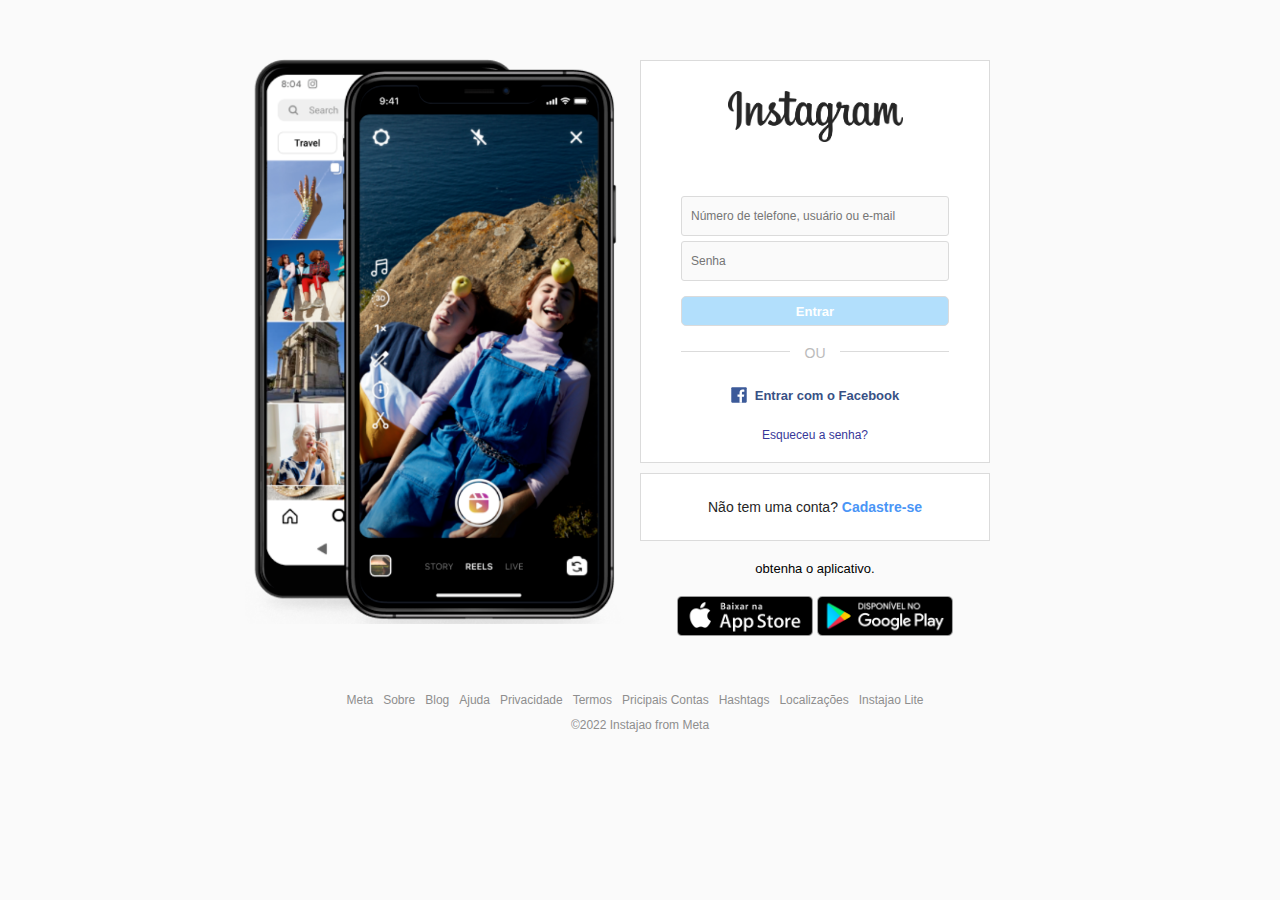
<file: Pagina-do-Instagram-main/Pagina-Insta/index.html>
<!DOCTYPE html>
<html lang="en">
<head>
    <meta charset="UTF-8">
    <meta name="viewport" content="width=device-width, initial-scale=1.0">
    <title>Instajao</title>
    <link rel="stylesheet" href="css/styles.css">
    <link rel="shortcut icon" href="img/favicon.png" type="image/x-icon">
</head>
<body>
    <main>
        <div id="main-container">
            <!-- Banner Container -->
            <div id="banner-container">
                <img src="img/banner2.png" alt="Crie uma conta no Instajao ">
            </div>
            <!-- Login e Registro -->
             <div id="form-container">
                <div id="form-box">
                    <img id="logo-insta" src="img/logo_instagram.png" alt="Instajao"/>
                    <form id="login-form">
                        <input type="text" 
                        nome="username" 
                        placeholder="Número de telefone, usuário ou e-mail"
                        />
                        <input type="password" name="password" placeholder="Senha" />
                        <input type="submit" value="Entrar" />
                    </form>
                    <div class="separador">
                        <div class="line"></div>
                        <span>Ou</span>
                    </div>
                    <div id="facebook-login">
                        <a href="#">
                            <img src="img/logo_facebook.svg" alt="Facebook Login">
                        <span>Entrar com o Facebook</span>
                        </a>
                    </div>
                    <div id="forgot-pass">
                        <a href="#">Esqueceu a senha?</a>
                    </div>
                </div>
                <div id="register-container">
                    <p>Não tem uma conta? <a href="#">Cadastre-se</a></p>
                </div>
                <div id="get-app-container">
                    <p>obtenha o aplicativo.</p>
                    <a href="#">
                        <img src="img/apple_btn.png" alt="Apple Store">
                    </a>
                    <a href="#">
                        <img src="img/gplay_btn.png" alt="Google Play">
                    </a>
                </div>
             </div>
        </div>
    </main>
    <footer>
        <nav>
            <ul id="footer-links">
                <li> <a href="#">Meta</a></li>
                <li> <a href="#">Sobre</a></li>
                <li> <a href="#">Blog</a></li>
                <li> <a href="#">Ajuda</a></li>
                <li> <a href="#">Privacidade</a></li>
                <li> <a href="#">Termos</a></li>
                <li> <a href="#">Pricipais Contas</a></li>
                <li> <a href="#">Hashtags</a></li>
                <li> <a href="#">Localizações</a></li>
                <li> <a href="#">Instajao Lite</a></li>
            </ul>
        </nav>
        <p id="copyright">&copy;2022 Instajao from Meta</p>
    </footer>
</body>
</html>
</file>
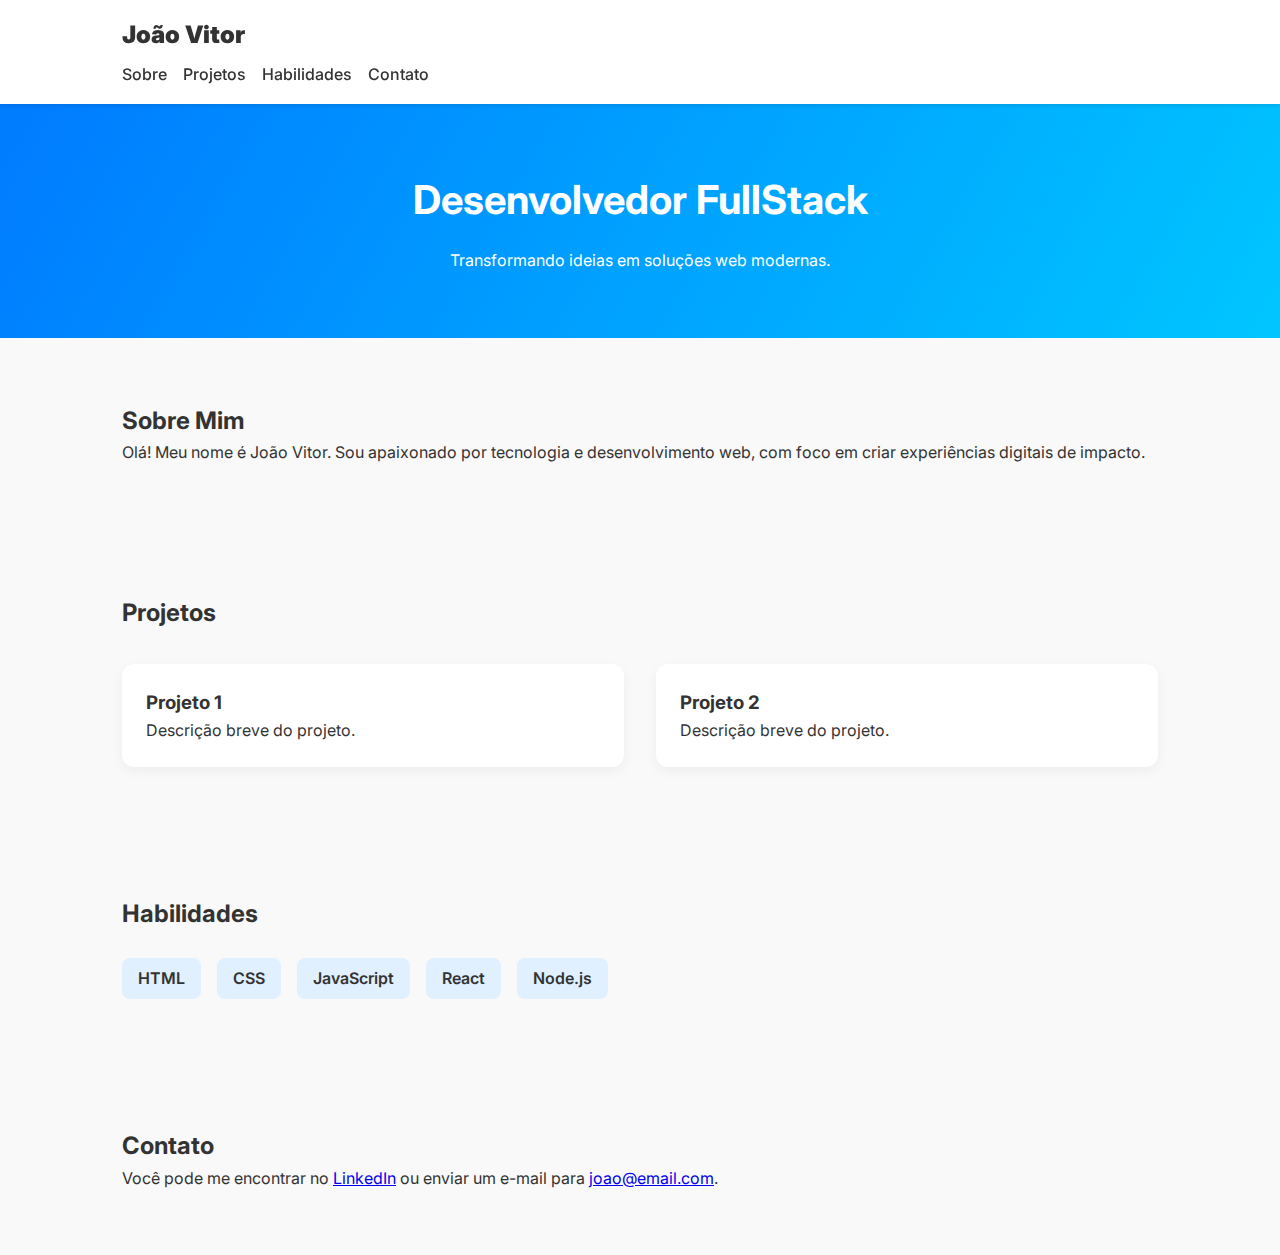
<file: portifolio 2/index_moderno.html>
<!DOCTYPE html>
<html lang="pt-BR">
<head>
  <meta charset="UTF-8" />
  <meta name="viewport" content="width=device-width, initial-scale=1.0" />
  <title>João Vitor - Desenvolvedor FullStack</title>
  <link href="https://fonts.googleapis.com/css2?family=Inter:wght@400;700;900&display=swap" rel="stylesheet" />
  <link rel="stylesheet" href="css/styles.css" />
</head>
<body>
  <header class="header">
    <div class="container">
      <h1 class="logo">João Vitor</h1>
      <nav class="nav">
        <a href="#sobre">Sobre</a>
        <a href="#projetos">Projetos</a>
        <a href="#habilidades">Habilidades</a>
        <a href="#contato">Contato</a>
      </nav>
    </div>
  </header>

  <section class="hero">
    <div class="container">
      <h2>Desenvolvedor FullStack</h2>
      <p>Transformando ideias em soluções web modernas.</p>
    </div>
  </section>

  <section id="sobre" class="section sobre">
    <div class="container">
      <h2>Sobre Mim</h2>
      <p>Olá! Meu nome é João Vitor. Sou apaixonado por tecnologia e desenvolvimento web, com foco em criar experiências digitais de impacto.</p>
    </div>
  </section>

  <section id="projetos" class="section projetos">
    <div class="container">
      <h2>Projetos</h2>
      <div class="cards">
        <div class="card">
          <h3>Projeto 1</h3>
          <p>Descrição breve do projeto.</p>
        </div>
        <div class="card">
          <h3>Projeto 2</h3>
          <p>Descrição breve do projeto.</p>
        </div>
      </div>
    </div>
  </section>

  <section id="habilidades" class="section habilidades">
    <div class="container">
      <h2>Habilidades</h2>
      <ul class="skills-list">
        <li>HTML</li>
        <li>CSS</li>
        <li>JavaScript</li>
        <li>React</li>
        <li>Node.js</li>
      </ul>
    </div>
  </section>

  <section id="contato" class="section contato">
    <div class="container">
      <h2>Contato</h2>
      <p>Você pode me encontrar no <a href="#">LinkedIn</a> ou enviar um e-mail para <a href="mailto:joao@email.com">joao@email.com</a>.</p>
    </div>
  </section>
</file>
<file: Pagina-do-Instagram-main/Pagina-Insta/css/styles.css>
* {
    margin: 0;
    padding: 0;
    box-sizing: border-box;
    font-family: helvetica;
}

body {
    background-color: #fafafa;
}

/* containers */
#main-container {
    display: flex;
    margin-top: 30px;
}

#banner-container,
#form-container {
    flex:  1 1 0;
    width: 50%;
}

#banner-container {
    text-align: right;
}

#banner-container img{
    width: 100%;
    margin-right: 15px;
    margin-top: 25px;
    max-width: 380px;
}

#form-container {
    text-align: center;
}

/* LOGIN FORM */
#form-box {
    background-color: #ffff;
    border: 1px solid #dbdbdb;
    width: 350px;
    margin-top: 30px;
}

#logo-insta {
    width: 175px;
    height: 51px;
    margin: 30px;
}

#login-form {
    margin-top: 20px;
}

#login-form input {
    display: block;
    font-size: 12px;
    padding: 12px 9px;
    background-color: #fafafa;
    border: 1px solid #DBDBDB;
    border-radius: 3px;
    width: 268px;
    margin: 5px auto;
}

#login-form input[type="submit"] {
    background-color: #b2dffc;
    color: #fff;
    margin-top: 15px;
    border-radius: 5px;
    height: 30px;
    font-size: 13px;
    padding: 0;
    font-weight: bold;
}

/* separador */
.separador {
    position: relative;
}

.line {
    border-top: 1px solid #DBDBDB;
    width: 268px;
    margin: 25px auto 35px;
}

.separador span {
    position: absolute;
    text-transform: uppercase;
    color: #bbb;
    background-color: #fff;
    top: -6px;
    width: 50px;
    margin-left: -25px;
    font-size: 14px;
}

/* Facebook Login */
#facebook-login {
    margin-bottom: 25px;
}

#facebook-login a {
    text-decoration: none;
    color: #385185;
    display: flex;
    align-items: center;
    justify-content: center;
}

#facebook-login img {
    width: 16px;
    height: 16px;
    margin-right: 8px;
}

#facebook-login span {
    font-weight: bold;
    font-size: 13px;
    margin-top: 1px;
}

/* forgot password */
#forgot-pass {
    margin-bottom: 20px;
    font-size: 12px;
}

#forgot-pass a {
    text-decoration: none;
    color: #373799;
}

/* register */
#register-container {
    background-color: #fff;
    border: 1px solid #dbdbdb;
    width: 350px;
    margin-top: 10px;
    padding: 25px;
}

#register-container p {
    font-size: 14px;
    color: #262626;
}

#register-container a {
    color: #4a95f6;
    font-weight: bold;
    text-decoration: none;
}

/* get app */
#get-app-container {
    text-align: center;
    width: 350px;
}

#get-app-container p {
    margin: 20px 0;
    font-size: 13px;
}

#get-app-container a {
    text-decoration: none;
}

#get-app-container img {
    width: 136px;
    height: 40px;
}

/* footer */
footer {
    text-align: left;
    width: 1000px;
    margin: 50px auto;
    display: flex;
    flex-direction: column;
    justify-content: center;
    align-items:center;
}

footer #footer-links {
    display: flex;
    list-style: none;
}

#footer-links li {
    margin-right: 10px;
}

#footer-links a,
#copyright {
    text-decoration: none;
    color: #8e8e8e;
    font-size: 12px;
}

#copyright {
    margin-top: 10px;
}

/* mobile */
@media(max-width: 450px) {
    body {
        background-color: #fff;
    }

    #banner-container {
        display: none;
    }

    #main-container,
    #form-box {
        margin-top: 0;
    }
    
    #form-container,
    #form-box,
    #register-container,
    #get-app-container {
        width: 100%;
        border: none;
    }

    footer {
        width: 90%;
    }

    #footer-links {
        flex-wrap: wrap;
        justify-content: center;
    }

    #footer-links {
        margin-bottom: 10px;
    }
}
</file>
<file: portifolio 2/css/styles.css>
* {
  margin: 0;
  padding: 0;
  box-sizing: border-box;
}

body {
  font-family: 'Inter', sans-serif;
  background-color: #f9f9f9;
  color: #333;
  line-height: 1.6;
}

.container {
  max-width: 1100px;
  margin: 0 auto;
  padding: 0 2rem;
}

.header {
  background: #fff;
  box-shadow: 0 2px 4px rgba(0, 0, 0, 0.1);
  padding: 1rem 0;
  position: sticky;
  top: 0;
  z-index: 1000;
}

.logo {
  font-size: 1.5rem;
  font-weight: 900;
}

.nav {
  display: flex;
  gap: 1rem;
  margin-top: 0.5rem;
}

.nav a {
  text-decoration: none;
  color: #333;
  font-weight: 500;
  transition: color 0.3s;
}

.nav a:hover {
  color: #007bff;
}

.hero {
  background: linear-gradient(120deg, #007bff, #00c6ff);
  color: #fff;
  text-align: center;
  padding: 4rem 2rem;
}

.hero h2 {
  font-size: 2.5rem;
  margin-bottom: 1rem;
}

.section {
  padding: 4rem 2rem;
}

.cards {
  display: grid;
  grid-template-columns: repeat(auto-fit, minmax(280px, 1fr));
  gap: 2rem;
  margin-top: 2rem;
}

.card {
  background: #fff;
  padding: 1.5rem;
  border-radius: 12px;
  box-shadow: 0 4px 12px rgba(0, 0, 0, 0.05);
  transition: transform 0.3s ease, box-shadow 0.3s ease;
}

.card:hover {
  transform: translateY(-5px);
  box-shadow: 0 8px 20px rgba(0, 0, 0, 0.1);
}

.skills-list {
  list-style: none;
  display: flex;
  flex-wrap: wrap;
  gap: 1rem;
  margin-top: 1.5rem;
}

.skills-list li {
  background: #e0f0ff;
  padding: 0.5rem 1rem;
  border-radius: 8px;
  font-weight: 600;
}

.footer {
  background: #f0f0f0;
  text-align: center;
  padding: 2rem 1rem;
  font-size: 0.9rem;
  color: #666;
}
</file>
